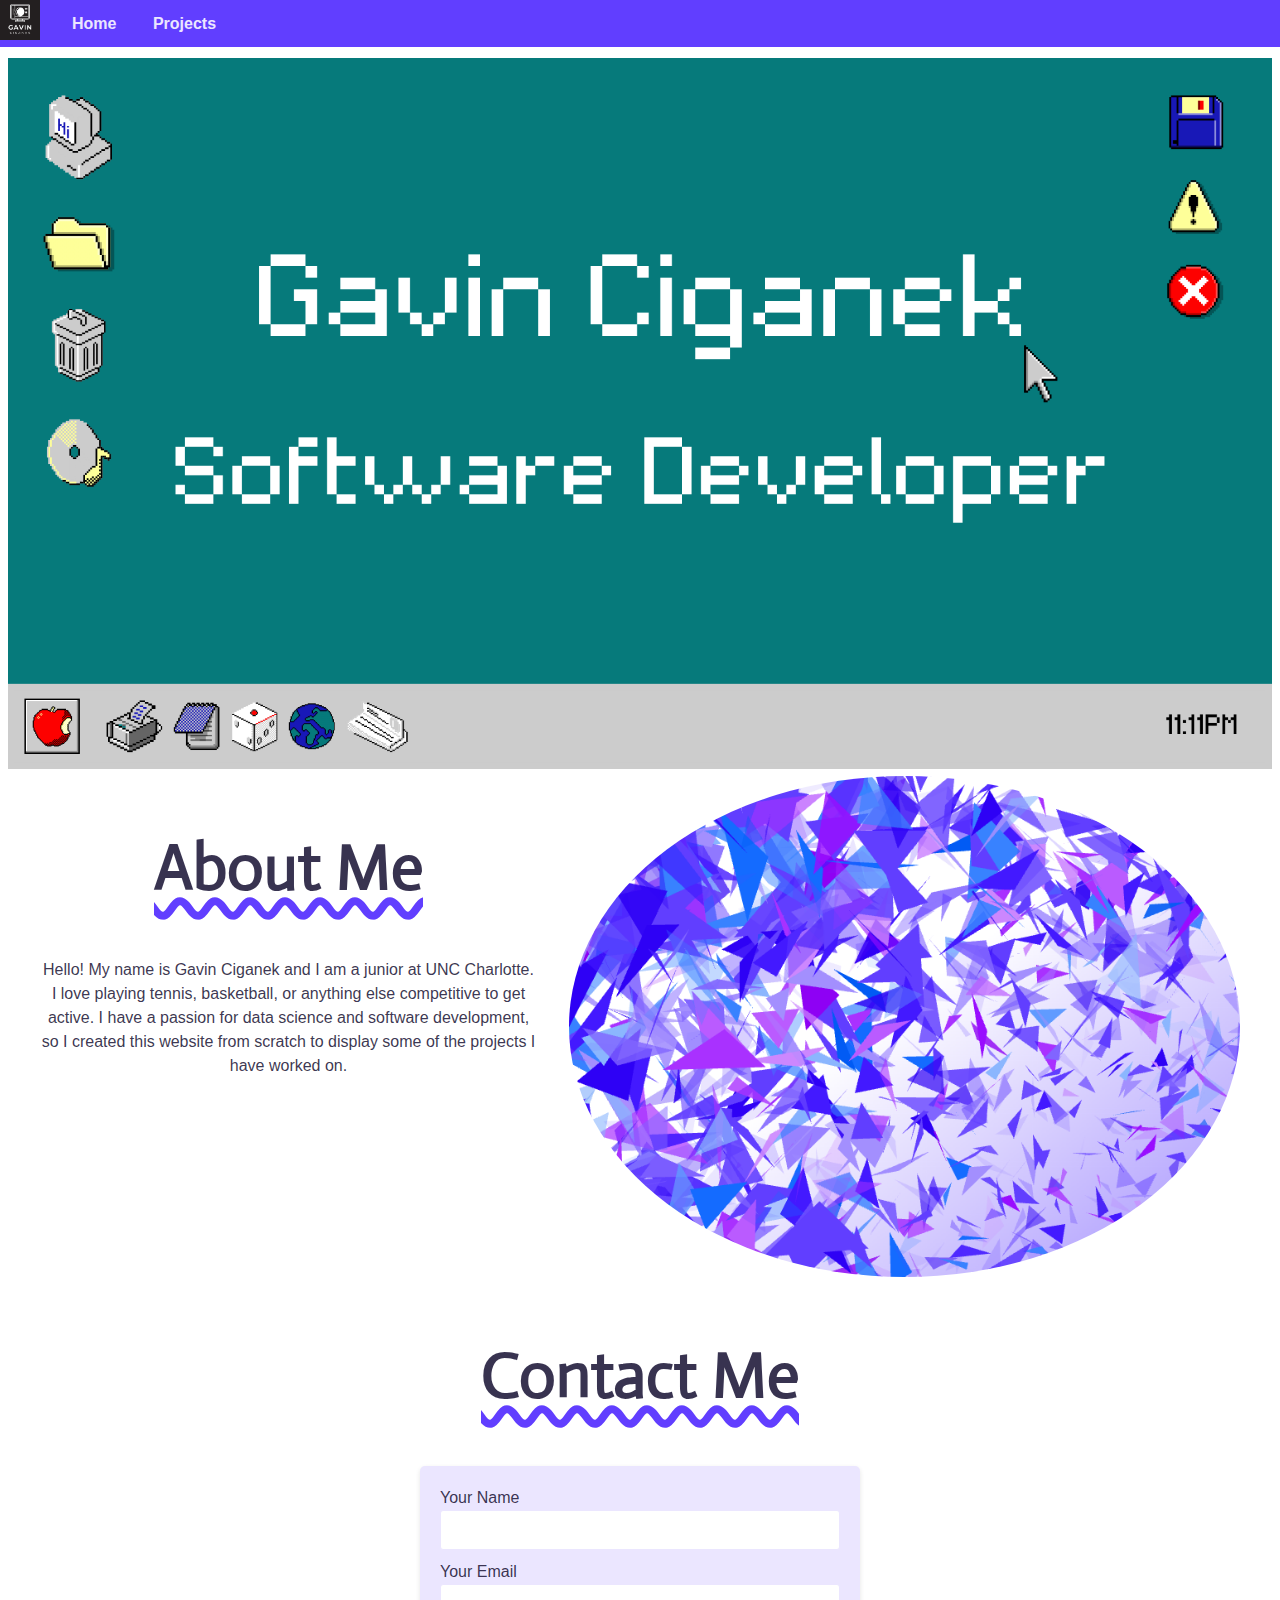
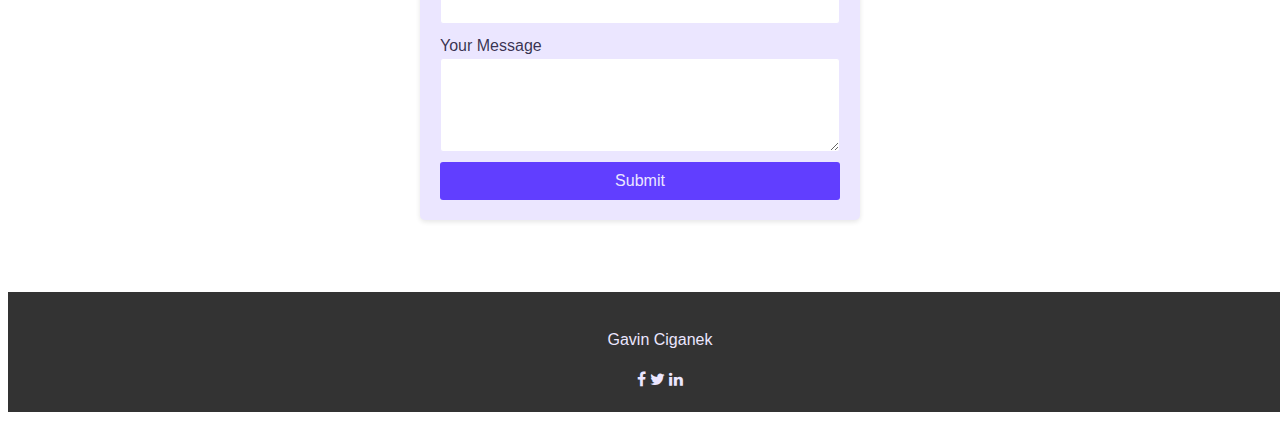
<file: index.html>
<!DOCTYPE html>
<html lang="en">
<head>
    <meta charset="UTF-8">
    <meta name="viewport" content="width=device-width, initial-scale=1.0">
    <title>Home</title>
    <link rel="preconnect" href="https://fonts.googleapis.com">
    <link rel="preconnect" href="https://fonts.gstatic.com" crossorigin>
    <link href="https://fonts.googleapis.com/css2?family=Actor&family=League+Spartan:wght@500&display=swap" rel="stylesheet">
    <link rel="stylesheet" href="https://cdnjs.cloudflare.com/ajax/libs/font-awesome/4.7.0/css/font-awesome.min.css">
    <link rel="stylesheet" href="styles.css">
</head>
<body>
    <nav>
        <div>
            <img src="images/Gavin.png" class="logo" alt="logo">
        </div>
        <ul>
            <li><a href="index.html" class="navtext">Home</a></li>
            <li><a href="projects.html" class="navtext">Projects</a></li>
        </ul>
    </nav>
    <main>
        <div class="hero">
            <img src="images/Gavin_Ciganek.png" alt="Hero section">
        </div>
        <section class="about">
            <div class="left">
                <h1>About Me</h1>
                <p>Hello! My name is Gavin Ciganek and I am a junior at UNC Charlotte. I love playing tennis, basketball, or anything else competitive to get active. I have a passion for data science and software development, so I created this website from scratch to display some of the projects I have worked on.</p>
            </div>
            <div class = "right">
                <img src="images/Shatter_Background.png" alt="cool effect">
            </div>
        </section>
        <section class="contact">
            <h1>Contact Me</h1>
            <div class="contact-form">
                <form>
                    <label for="name">Your Name</label>
                    <input type="text" id="name" name="name" required>
                    <label for="email">Your Email</label>
                    <input type="email" id="email" name="email" required>
                    <label for="message">Your Message</label>
                    <textarea id="message" name="message" rows="4" required></textarea>
                    <button type="submit">Submit</button>
                </form>
            </div>
        </section>
    </main>
    <br>
    <footer>
        <p>Gavin Ciganek</p>
        <a href="#" class="fa fa-facebook"></a>
        <a href="#" class="fa fa-twitter"></a>
        <a href="#" class="fa fa-linkedin"></a> 
    </footer>
</body>
</html>
</file>
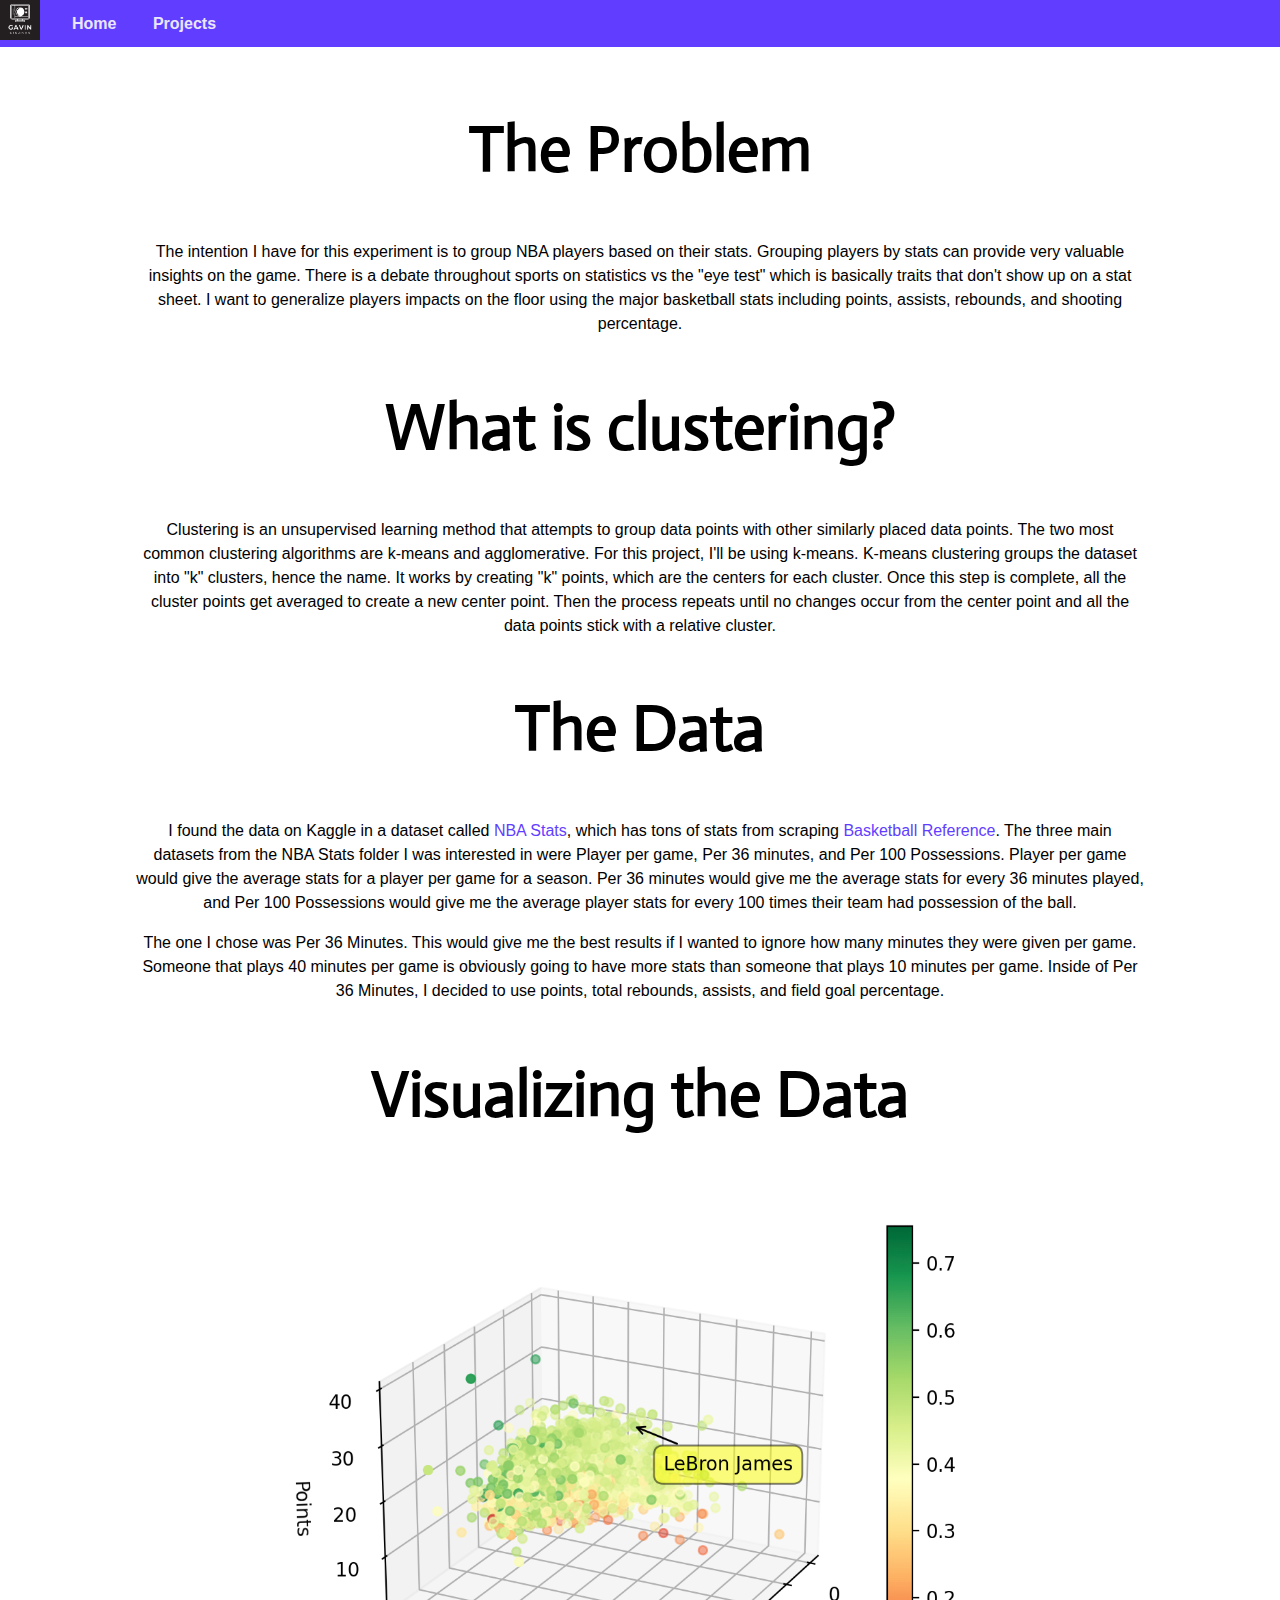
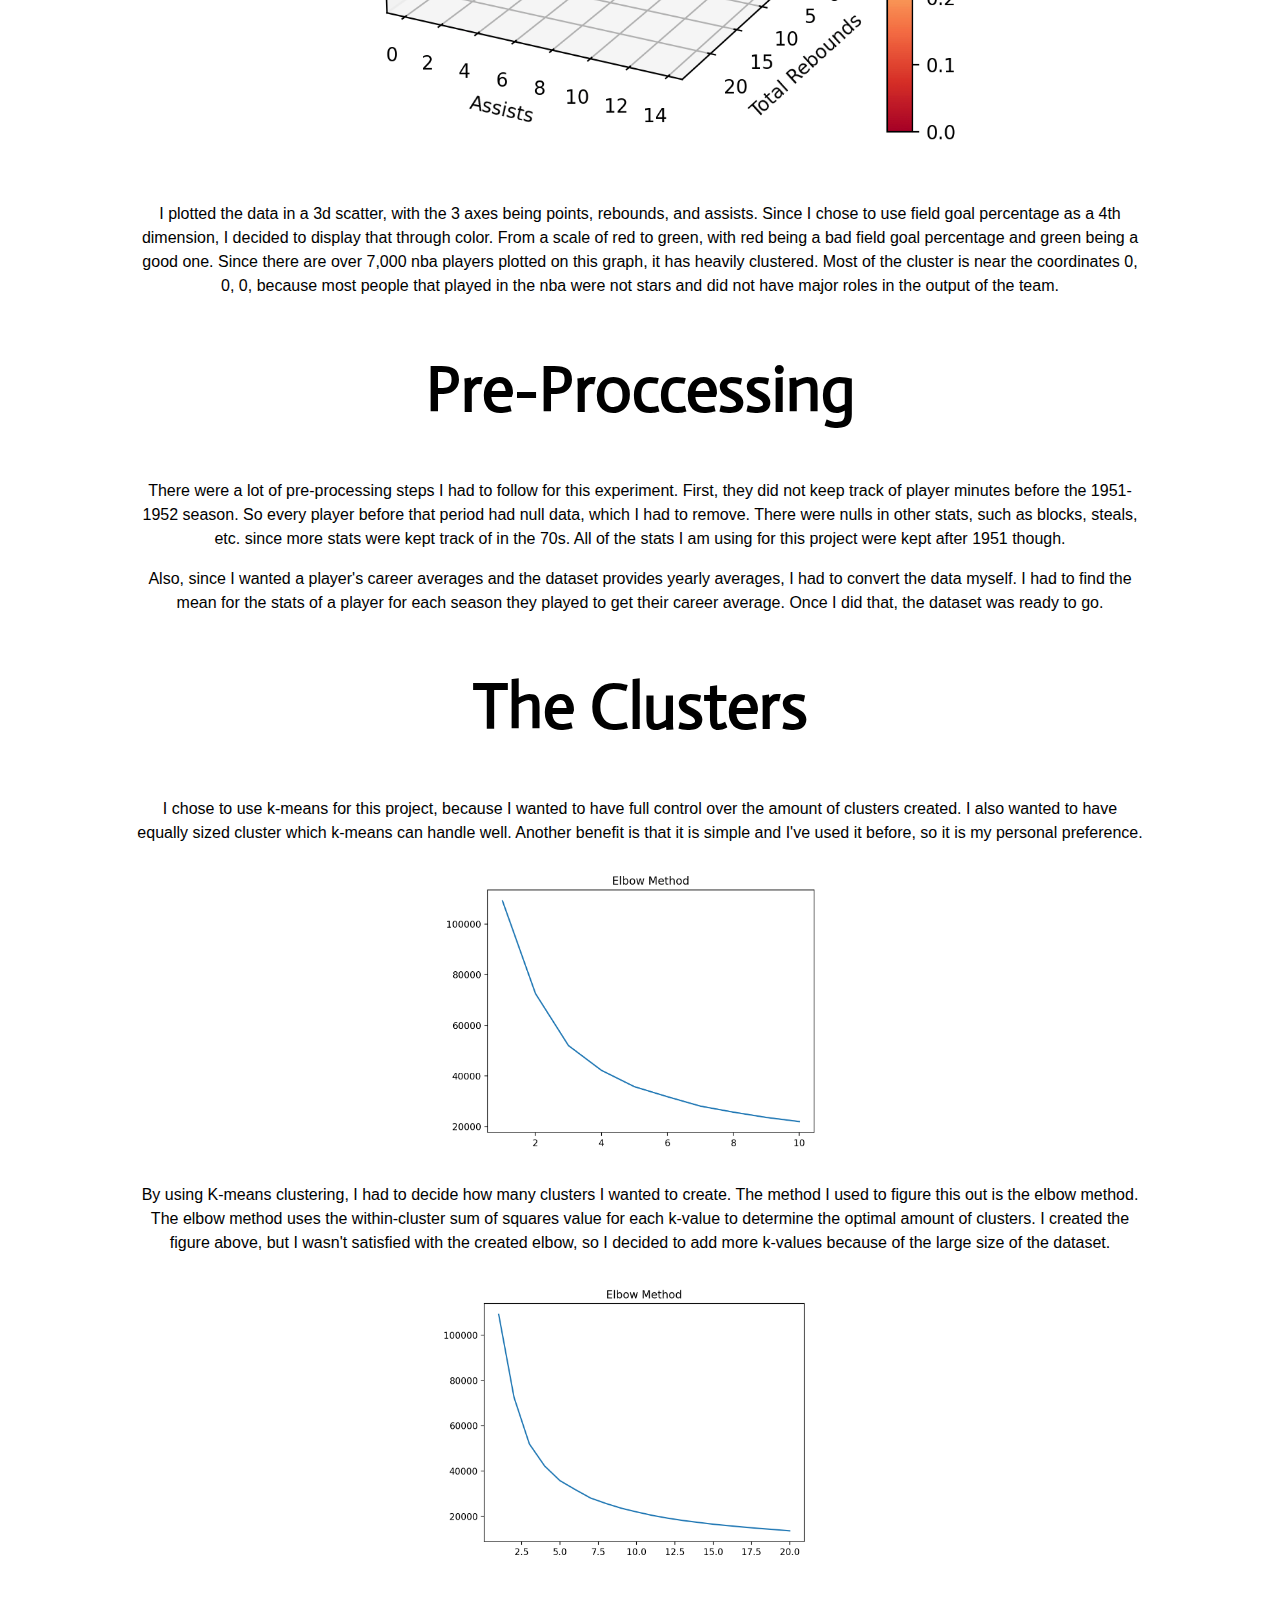
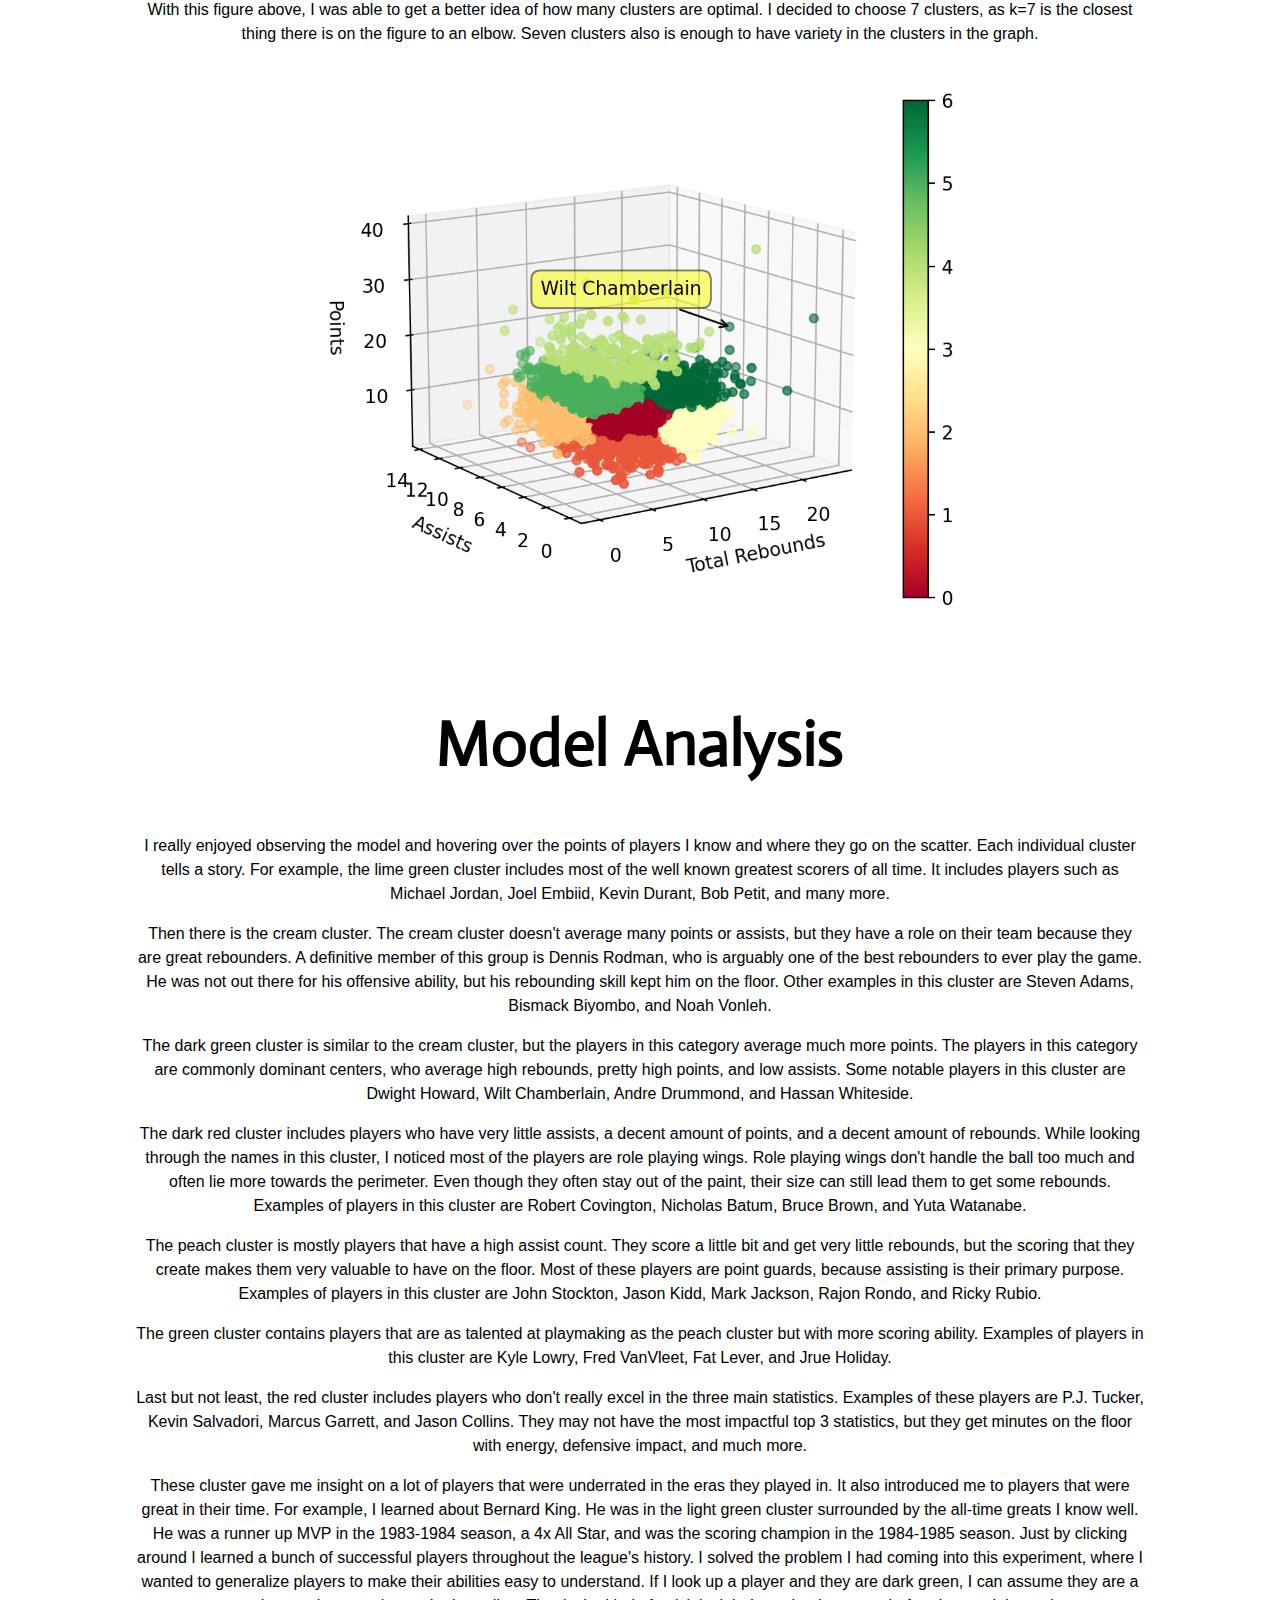
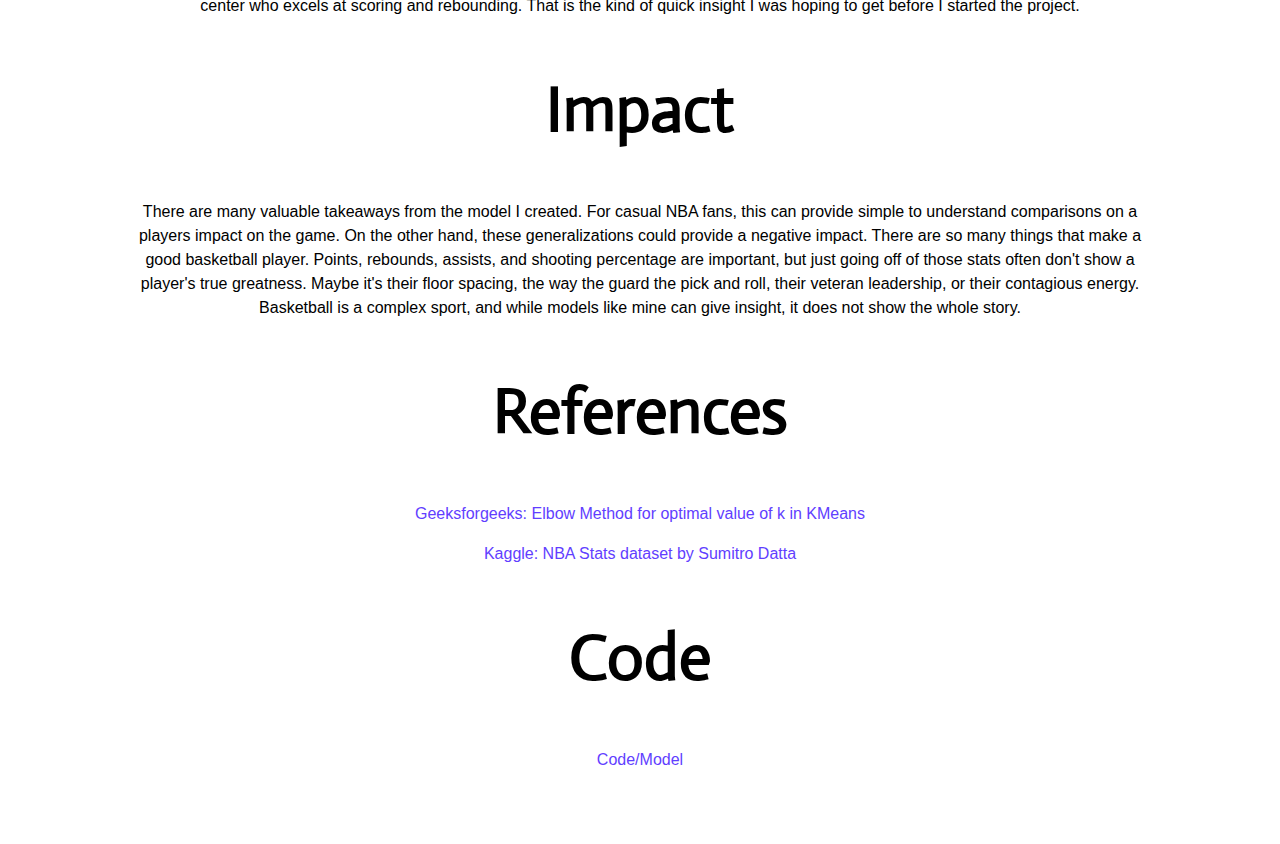
<file: nba_clustering.html>
<!DOCTYPE html>
<html lang="en">
<head>
    <meta charset="UTF-8">
    <meta name="viewport" content="width=device-width, initial-scale=1.0">
    <title>NBA Clusters</title>
    <link rel="preconnect" href="https://fonts.googleapis.com">
    <link rel="preconnect" href="https://fonts.gstatic.com" crossorigin>
    <link href="https://fonts.googleapis.com/css2?family=Actor&family=League+Spartan:wght@500&display=swap" rel="stylesheet">
    <link rel="stylesheet" href="https://cdnjs.cloudflare.com/ajax/libs/font-awesome/4.7.0/css/font-awesome.min.css">
    <link rel="stylesheet" href="styles.css">
</head>
<body>
    <nav>
        <div>
            <img src="images/Gavin.png" class="logo" alt="logo">
        </div>
        <ul>
            <li><a href="index.html" class="navtext">Home</a></li>
            <li><a href="projects.html" class="navtext">Projects</a></li>
        </ul>
    </nav>
    <main class="nba">
        <section class="nba_problem">
            <h1>The Problem</h1>
            <p>The intention I have for this experiment is to group NBA players based on their stats. Grouping players by stats can provide very valuable insights on the game. There is a debate throughout sports on statistics vs the "eye test" which is basically traits that don't show up on a stat sheet. I want to generalize players impacts on the floor using the major basketball stats including points, assists, rebounds, and shooting percentage.</p>
        </section>
        <section class="nba_definition">
            <h1>What is clustering?</h1>
            <p>Clustering is an unsupervised learning method that attempts to group data points with other similarly placed data points. The two most common clustering algorithms are k-means and agglomerative. For this project, I'll be using k-means. K-means clustering groups the dataset into "k" clusters, hence the name. It works by creating "k" points, which are the centers for each cluster. Once this step is complete, all the cluster points get averaged to create a new center point. Then the process repeats until no changes occur from the center point and all the data points stick with a relative cluster.</p>
        </section>
        <section class="nba_data">
            <h1>The Data</h1>
            <p>I found the data on Kaggle in a dataset called <a href="https://www.kaggle.com/datasets/sumitrodatta/nba-aba-baa-stats/data">NBA Stats</a>, which has tons of stats from scraping <a href="https://www.basketball-reference.com/">Basketball Reference</a>. The three main datasets from the NBA Stats folder I was interested in were Player per game, Per 36 minutes, and Per 100 Possessions. Player per game would give the average stats for a player per game for a season. Per 36 minutes would give me the average stats for every 36 minutes played, and Per 100 Possessions would give me the average player stats for every 100 times their team had possession of the ball.</p>
            <p>The one I chose was Per 36 Minutes. This would give me the best results if I wanted to ignore how many minutes they were given per game. Someone that plays 40 minutes per game is obviously going to have more stats than someone that plays 10 minutes per game. Inside of Per 36 Minutes, I decided to use points, total rebounds, assists, and field goal percentage.</p>
        </section>
        <section class="nba_visualization">
            <h1>Visualizing the Data</h1>
            <img src="cluster_images/pre-clusters.png">
            <p>I plotted the data in a 3d scatter, with the 3 axes being points, rebounds, and assists. Since I chose to use field goal percentage as a 4th dimension, I decided to display that through color. From a scale of red to green, with red being a bad field goal percentage and green being a good one. Since there are over 7,000 nba players plotted on this graph, it has heavily clustered. Most of the cluster is near the coordinates 0, 0, 0, because most people that played in the nba were not stars and did not have major roles in the output of the team.</p>
        </section>
        <section class="nba_preprocessing">
            <h1>Pre-Proccessing</h1>
            <p>There were a lot of pre-processing steps I had to follow for this experiment. First, they did not keep track of player minutes before the 1951-1952 season. So every player before that period had null data, which I had to remove. There were nulls in other stats, such as blocks, steals, etc. since more stats were kept track of in the 70s. All of the stats I am using for this project were kept after 1951 though.</p>
            <p>Also, since I wanted a player's career averages and the dataset provides yearly averages, I had to convert the data myself. I had to find the mean for the stats of a player for each season they played to get their career average. Once I did that, the dataset was ready to go.</p>
        </section>
        <section class="nba_modeling">
            <h1>The Clusters</h1>
            <p>I chose to use k-means for this project, because I wanted to have full control over the amount of clusters created. I also wanted to have equally sized cluster which k-means can handle well. Another benefit is that it is simple and I've used it before, so it is my personal preference.</p>
            <img src="cluster_images/small_elbow.png" class="small">
            <p>By using K-means clustering, I had to decide how many clusters I wanted to create. The method I used to figure this out is the elbow method. The elbow method uses the within-cluster sum of squares value for each k-value to determine the optimal amount of clusters. I created the figure above, but I wasn't satisfied with the created elbow, so I decided to add more k-values because of the large size of the dataset.</p>
            <img src="cluster_images/big elbow.png" class="small">
            <p>With this figure above, I was able to get a better idea of how many clusters are optimal. I decided to choose 7 clusters, as k=7 is the closest thing there is on the figure to an elbow. Seven clusters also is enough to have variety in the clusters in the graph.</p>
            <img src="cluster_images/clusters.png">
        </section>
        <section class="nba_analysis">
            <h1>Model Analysis</h1>
            <p>I really enjoyed observing the model and hovering over the points of players I know and where they go on the scatter. Each individual cluster tells a story. For example, the lime green cluster includes most of the well known greatest scorers of all time. It includes players such as Michael Jordan, Joel Embiid, Kevin Durant, Bob Petit, and many more.</p>
            <p>Then there is the cream cluster. The cream cluster doesn't average many points or assists, but they have a role on their team because they are great rebounders. A definitive member of this group is Dennis Rodman, who is arguably one of the best rebounders to ever play the game. He was not out there for his offensive ability, but his rebounding skill kept him on the floor. Other examples in this cluster are Steven Adams, Bismack Biyombo, and Noah Vonleh.</p>
            <p>The dark green cluster is similar to the cream cluster, but the players in this category average much more points. The players in this category are commonly dominant centers, who average high rebounds, pretty high points, and low assists. Some notable players in this cluster are Dwight Howard, Wilt Chamberlain, Andre Drummond, and Hassan Whiteside.</p>
            <p>The dark red cluster includes players who have very little assists, a decent amount of points, and a decent amount of rebounds. While looking through the names in this cluster, I noticed most of the players are role playing wings. Role playing wings don't handle the ball too much and often lie more towards the perimeter. Even though they often stay out of the paint, their size can still lead them to get some rebounds. Examples of players in this cluster are Robert Covington, Nicholas Batum, Bruce Brown, and Yuta Watanabe.</p>
            <p>The peach cluster is mostly players that have a high assist count. They score a little bit and get very little rebounds, but the scoring that they create makes them very valuable to have on the floor. Most of these players are point guards, because assisting is their primary purpose. Examples of players in this cluster are John Stockton, Jason Kidd, Mark Jackson, Rajon Rondo, and Ricky Rubio.</p>
            <p>The green cluster contains players that are as talented at playmaking as the peach cluster but with more scoring ability. Examples of players in this cluster are Kyle Lowry, Fred VanVleet, Fat Lever, and Jrue Holiday.</p>
            <p>Last but not least, the red cluster includes players who don't really excel in the three main statistics. Examples of these players are P.J. Tucker, Kevin Salvadori, Marcus Garrett, and Jason Collins. They may not have the most impactful top 3 statistics, but they get minutes on the floor with energy, defensive impact, and much more.</p>
            <p>These cluster gave me insight on a lot of players that were underrated in the eras they played in. It also introduced me to players that were great in their time. For example, I learned about Bernard King. He was in the light green cluster surrounded by the all-time greats I know well. He was a runner up MVP in the 1983-1984 season, a 4x All Star, and was the scoring champion in the 1984-1985 season. Just by clicking around I learned a bunch of successful players throughout the league's history. I solved the problem I had coming into this experiment, where I wanted to generalize players to make their abilities easy to understand. If I look up a player and they are dark green, I can assume they are a center who excels at scoring and rebounding. That is the kind of quick insight I was hoping to get before I started the project.</p>
        </section>
        <section class="nba_impact">
            <h1>Impact</h1>
            <p>There are many valuable takeaways from the model I created. For casual NBA fans, this can provide simple to understand comparisons on a players impact on the game. On the other hand, these generalizations could provide a negative impact. There are so many things that make a good basketball player. Points, rebounds, assists, and shooting percentage are important, but just going off of those stats often don't show a player's true greatness. Maybe it's their floor spacing, the way the guard the pick and roll, their veteran leadership, or their contagious energy. Basketball is a complex sport, and while models like mine can give insight, it does not show the whole story.</p>
        </section>

        <section class="nba_references">
            <h1>References</h1>
            <p><a href="https://www.geeksforgeeks.org/elbow-method-for-optimal-value-of-k-in-kmeans/">Geeksforgeeks: Elbow Method for optimal value of k in KMeans</a></p>
            <p><a href="https://www.kaggle.com/datasets/sumitrodatta/nba-aba-baa-stats/data">Kaggle: NBA Stats dataset by Sumitro Datta</a></p>
        </section>
        <section class="nba_code">
            <h1>Code</h1>
            <p><a href="https://github.com/GavinGMC/nba_clustering">Code/Model</a> </p>
        </section>
    </main>
</body>
</file>
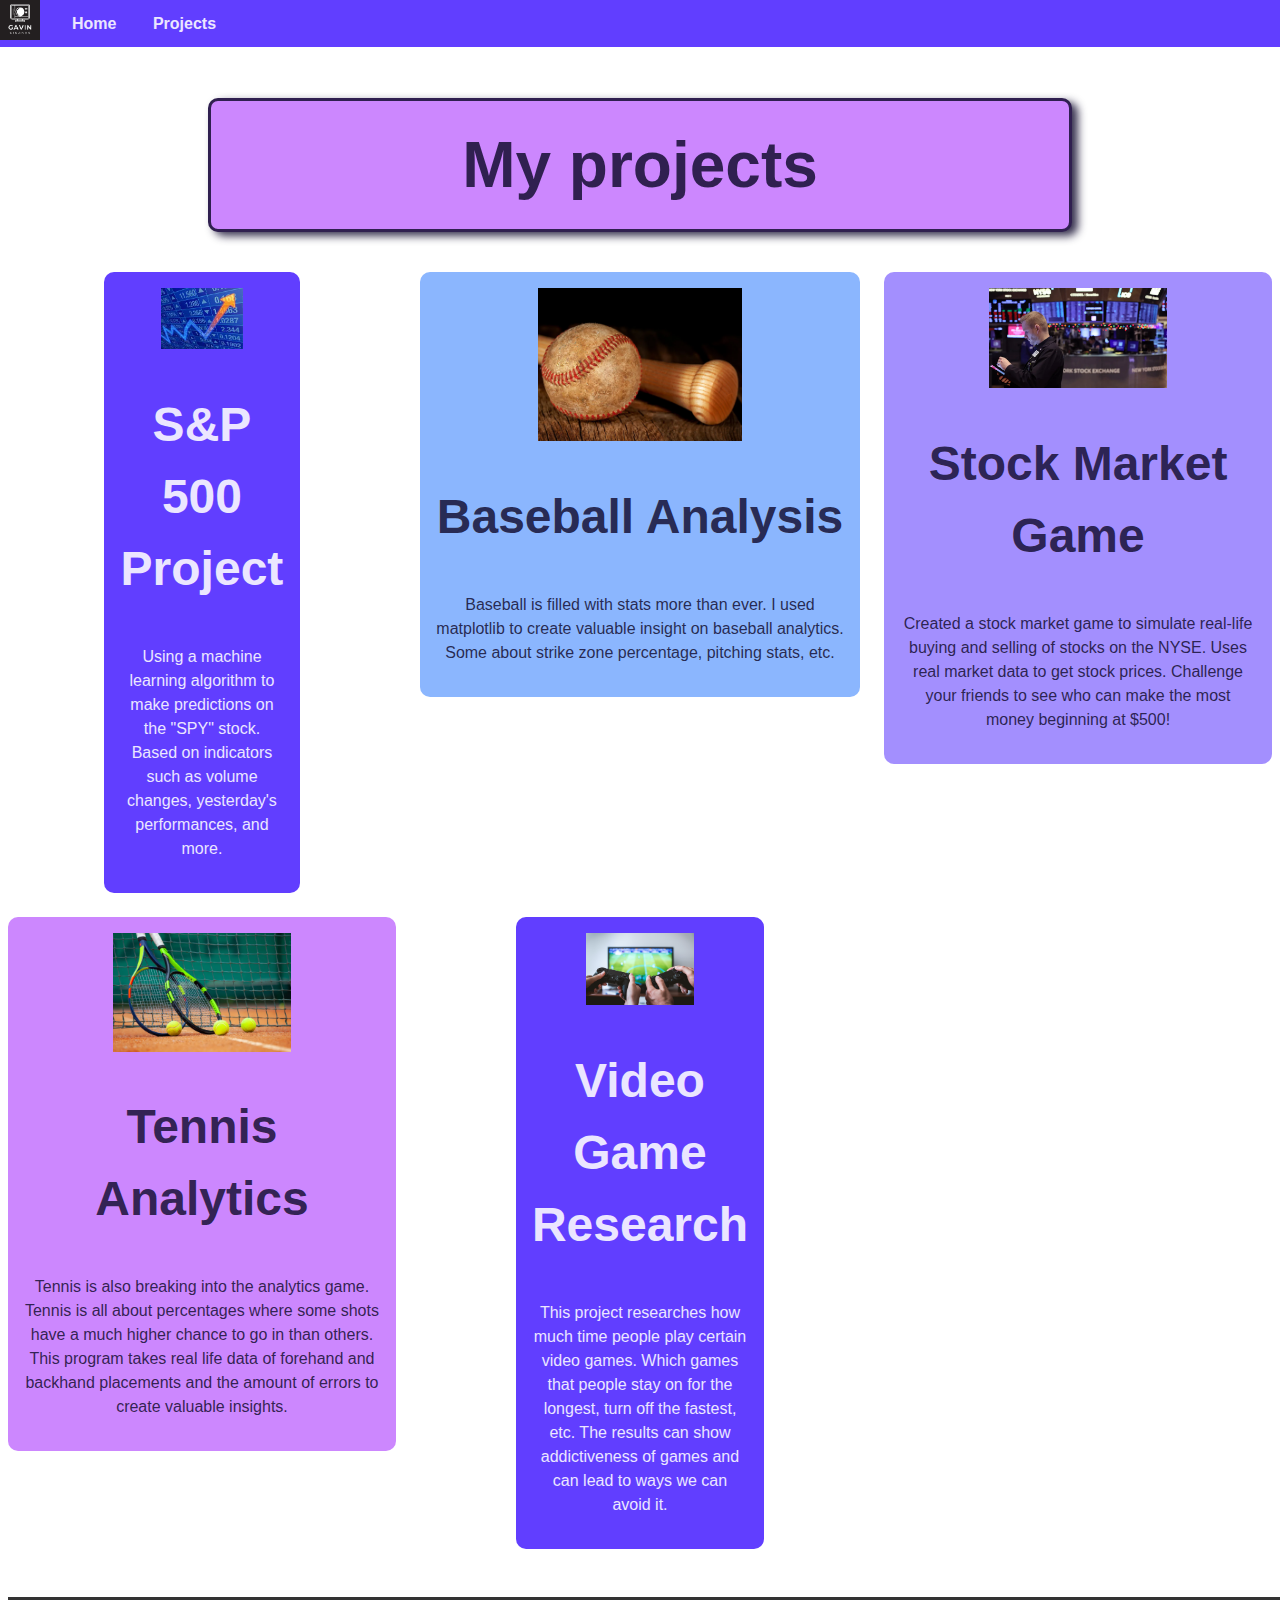
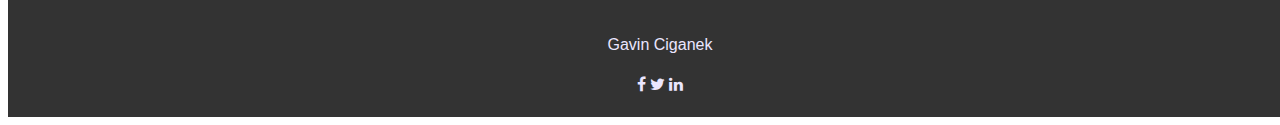
<file: projects.html>
<!DOCTYPE html>
<html lang="en">
<head>
    <meta charset="UTF-8">
    <meta name="viewport" content="width=device-width, initial-scale=1.0">
    <title>Projects</title>
    <link rel="preconnect" href="https://fonts.googleapis.com">
    <link rel="preconnect" href="https://fonts.gstatic.com" crossorigin>
    <link href="https://fonts.googleapis.com/css2?family=League+Spartan:wght@300;400;500&display=swap" rel="stylesheet">
    <link rel="stylesheet" href="https://cdnjs.cloudflare.com/ajax/libs/font-awesome/4.7.0/css/font-awesome.min.css">
    <link rel="stylesheet" href="styles.css">
</head>
<body>
    <nav>
        <div>
            <img src="images/Gavin.png" class="logo" alt="logo">
        </div>
        <ul>
            <li><a href="index.html" class="navtext">Home</a></li>
            <li><a href="projects.html" class="navtext">Projects</a></li>
        </ul>
    </nav>
    <h1 class="projects">My projects</h1>
    <main class="projects">
        <a href="spy_project.html">
            <article class="spy proj5">
                <img src="images/stonks.jpeg" alt="stocks">
                <h2>S&P 500 Project</h2>
                <p>Using a machine learning algorithm to make predictions on the "SPY" stock. Based on indicators such as volume changes, yesterday's performances, and more.</p>
            </article>
        </a>
        <a href="projects.html">
            <article class="proj2">
                <img src="images/Baseball-bat.webp" alt="baseball">
                <h2>Baseball Analysis</h2>
                <p>Baseball is filled with stats more than ever. I used matplotlib to create valuable insight on baseball analytics. Some about strike zone percentage, pitching stats, etc.</p>
            </article>
        </a>
        <a href="projects.html">
            <article class="proj3">
                <img src="images/Stock_stock.webp" alt="more stocks">
                <h2>Stock Market Game</h2>
                <p>Created a stock market game to simulate real-life buying and selling of stocks on the NYSE. Uses real market data to get stock prices. Challenge your friends to see who can make the most money beginning at $500!</p>
            </article>
        </a>
        <a href="projects.html">
            <article class="proj4">
                <img src="images/tennis_stock.webp" alt="tennis">
                <h2>Tennis Analytics</h2>
                <p>Tennis is also breaking into the analytics game. Tennis is all about percentages where some shots have a much higher chance to go in than others. This program takes real life data of forehand and backhand placements and the amount of errors to create valuable insights.</p>
            </article>
        </a>
        <a href="projects.html">
            <article class="spy proj5">
                <img src="images/videogames_stock.jpeg" alt="video games">
                <h2>Video Game Research</h2>
                <p>This project researches how much time people play certain video games. Which games that people stay on for the longest, turn off the fastest, etc. The results can show addictiveness of games and can lead to ways we can avoid it.</p>
            </article>
        </a>
    </main>
    <footer>
        <p>Gavin Ciganek</p>
        <a href="#" class="fa fa-facebook"></a>
        <a href="#" class="fa fa-twitter"></a>
        <a href="#" class="fa fa-linkedin"></a> 
    </footer>
</body>
</html>
</file>
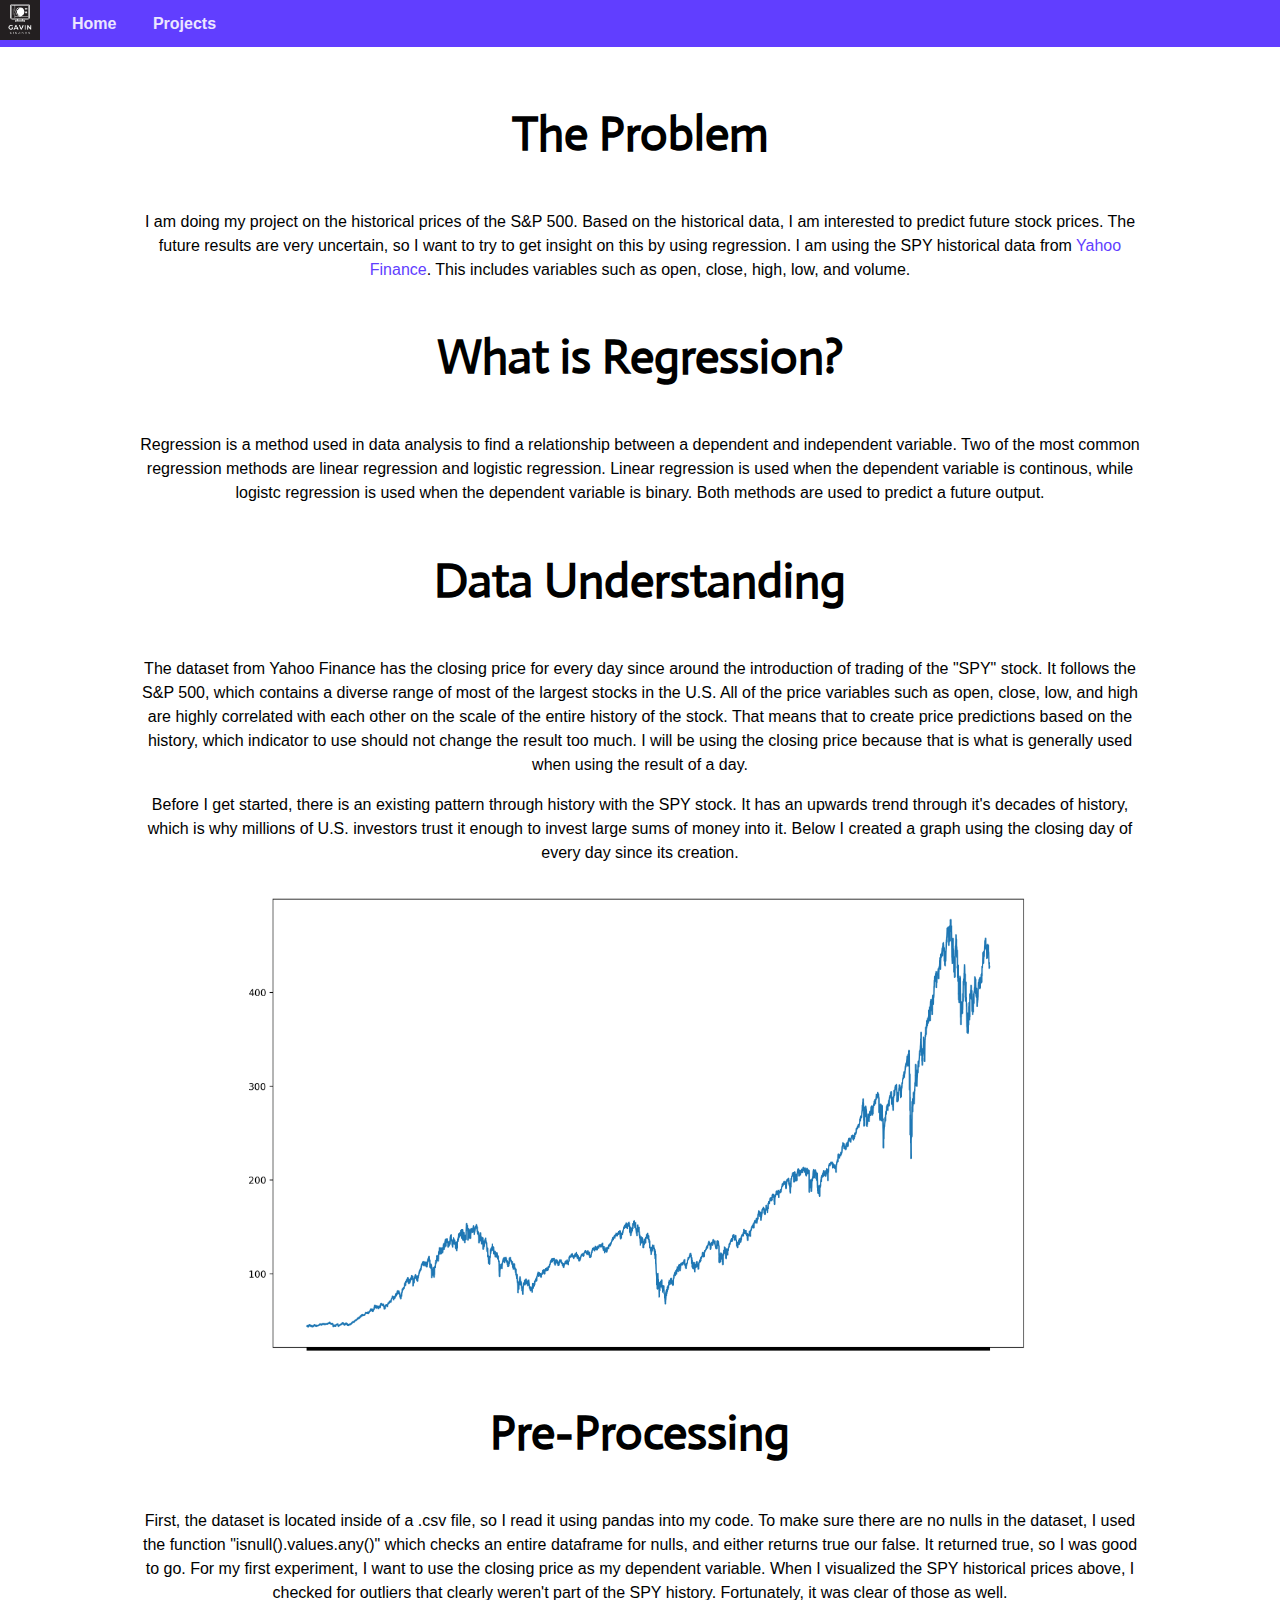
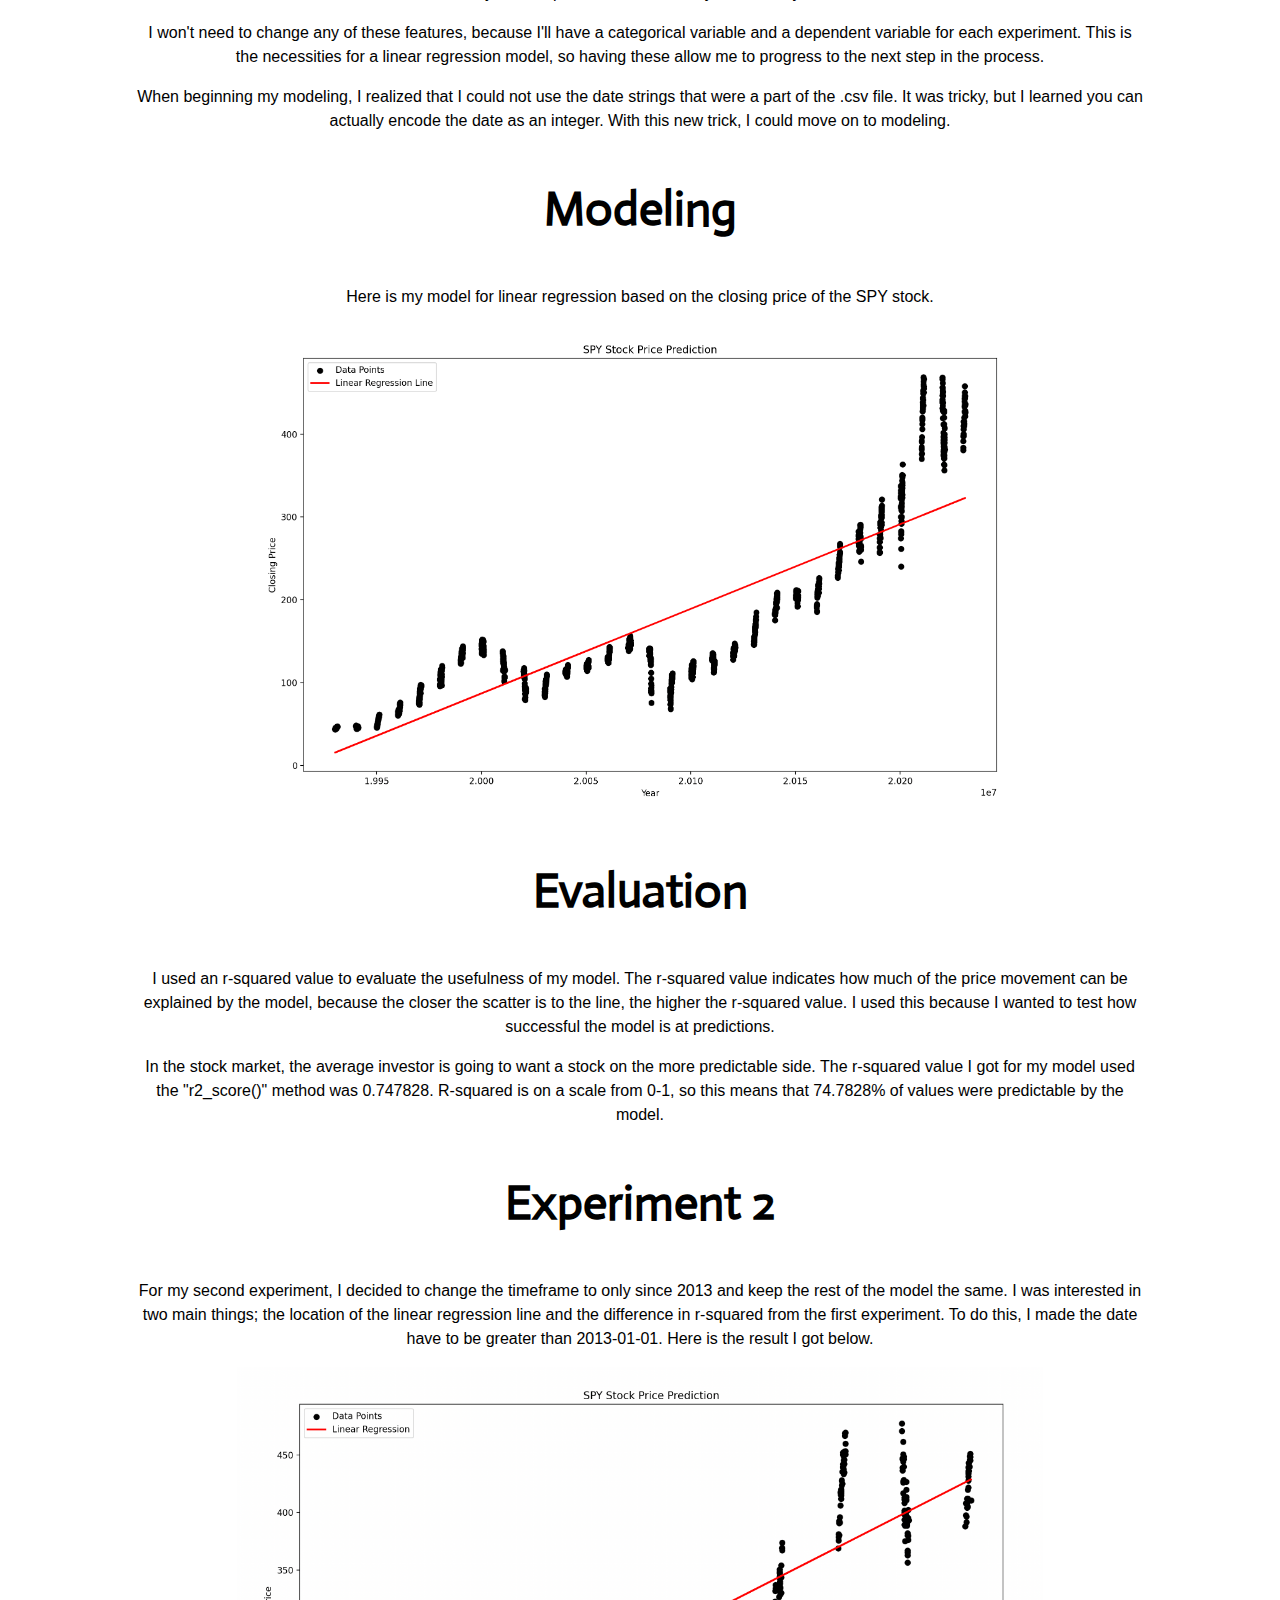
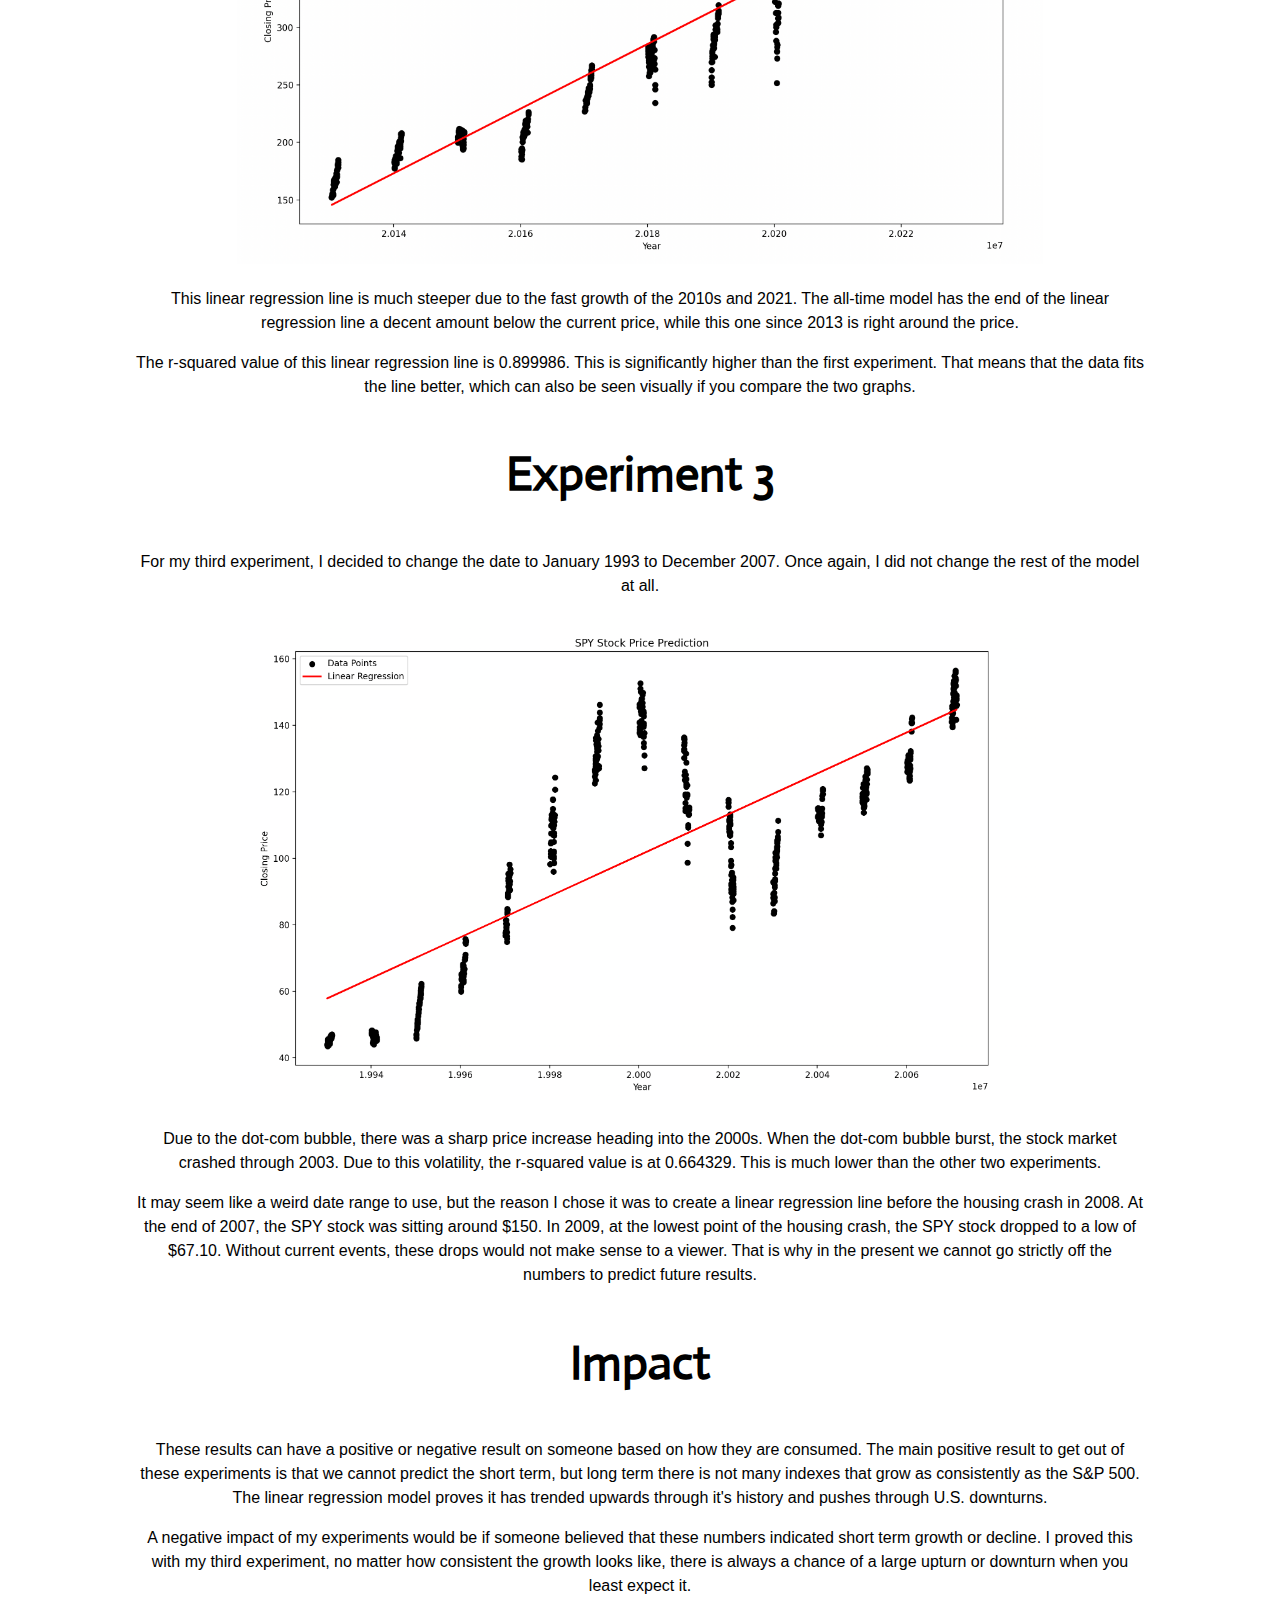
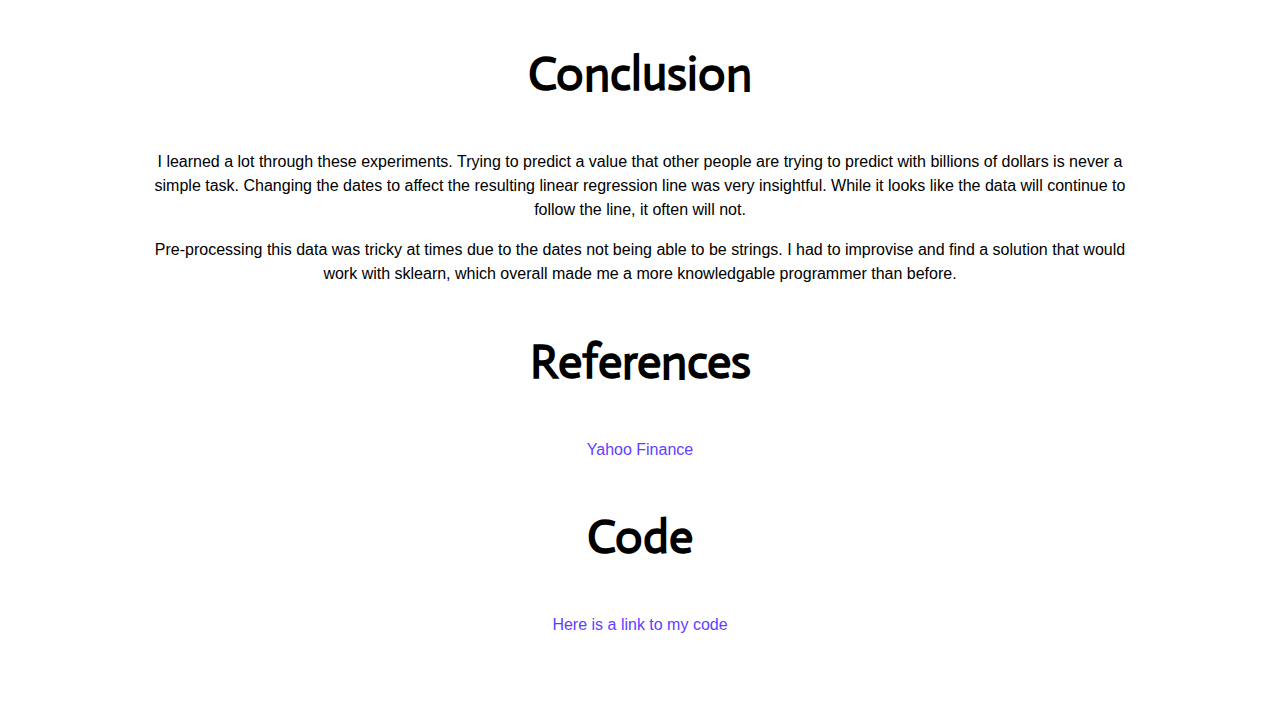
<file: regression_project.html>
<!DOCTYPE html>
<html lang="en">
<head>
    <meta charset="UTF-8">
    <meta name="viewport" content="width=device-width, initial-scale=1.0">
    <title>New Project</title>
    <link rel="preconnect" href="https://fonts.googleapis.com">
    <link rel="preconnect" href="https://fonts.gstatic.com" crossorigin>
    <link href="https://fonts.googleapis.com/css2?family=Actor&family=League+Spartan:wght@500&display=swap" rel="stylesheet">
    <link rel="stylesheet" href="https://cdnjs.cloudflare.com/ajax/libs/font-awesome/4.7.0/css/font-awesome.min.css">
    <link rel="stylesheet" href="styles.css">
</head>
<body>
    <nav>
        <div>
            <img src="images/Gavin.png" class="logo" alt="logo">
        </div>
        <ul>
            <li><a href="index.html" class="navtext">Home</a></li>
            <li><a href="projects.html" class="navtext">Projects</a></li>
        </ul>
    </nav>

    <main class="reg">
        <section class="reg_problem">
            <h2>The Problem</h2>
            <p>I am doing my project on the historical prices of the S&P 500. Based on the historical data, I am interested to predict future stock prices. The future results are very uncertain, so I want to try to get insight on this by using regression. I am using the SPY historical data from <a href="https://finance.yahoo.com/quote/SPY/history/" target="_blank">Yahoo Finance</a>. This includes variables such as open, close, high, low, and volume. </p>
        </section>
        <section class="reg-definition">
            <h2>What is Regression?</h2>
            <p>Regression is a method used in data analysis to find a relationship between a dependent and independent variable. Two of the most common regression methods are linear regression and logistic regression. Linear regression is used when the dependent variable is continous, while logistc regression is used when the dependent variable is binary. Both methods are used to predict a future output.</p>
        </section>
        <section class="reg-understanding">
            <h2>Data Understanding</h2>
            <p>The dataset from Yahoo Finance has the closing price for every day since around the introduction of trading of the "SPY" stock. It follows the S&P 500, which contains a diverse range of most of the largest stocks in the U.S. All of the price variables such as open, close, low, and high are highly correlated with each other on the scale of the entire history of the stock. That means that to create price predictions based on the history, which indicator to use should not change the result too much. I will be using the closing price because that is what is generally used when using the result of a day.</p>
            <p>Before I get started, there is an existing pattern through history with the SPY stock. It has an upwards trend through it's decades of history, which is why millions of U.S. investors trust it enough to invest large sums of money into it. Below I created a graph using the closing day of every day since its creation.</p>
            <img src="images/plt_spy_all_time.png">
        </section>
        <section class="reg-processing">
            <h2>Pre-Processing</h2>
            <p>First, the dataset is located inside of a .csv file, so I read it using pandas into my code. To make sure there are no nulls in the dataset, I used the function "isnull().values.any()" which checks an entire dataframe for nulls, and either returns true our false. It returned true, so I was good to go. For my first experiment, I want to use the closing price as my dependent variable. When I visualized the SPY historical prices above, I checked for outliers that clearly weren't part of the SPY history. Fortunately, it was clear of those as well.</p>
            <p>I won't need to change any of these features, because I'll have a categorical variable and a dependent variable for each experiment. This is the necessities for a linear regression model, so having these allow me to progress to the next step in the process.</p>
            <p>When beginning my modeling, I realized that I could not use the date strings that were a part of the .csv file. It was tricky, but I learned you can actually encode the date as an integer. With this new trick, I could move on to modeling.</p>
        </section>
        <section class="reg-modeling">
            <h2>Modeling</h2>
            <p>Here is my model for linear regression based on the closing price of the SPY stock.</p>
            <img src="images/linreg_close.png">
        </section>
        <section class="reg-evaluation">
            <h2>Evaluation</h2>
            <p>I used an r-squared value to evaluate the usefulness of my model. The r-squared value indicates how much of the price movement can be explained by the model, because the closer the scatter is to the line, the higher the r-squared value. I used this because I wanted to test how successful the model is at predictions.</p>
            <p>In the stock market, the average investor is going to want a stock on the more predictable side. The r-squared value I got for my model used the "r2_score()" method was 0.747828. R-squared is on a scale from 0-1, so this means that 74.7828% of values were predictable by the model.</p>
        </section>
        <section class="reg-exp2">
            <h2>Experiment 2</h2>
            <p>For my second experiment, I decided to change the timeframe to only since 2013 and keep the rest of the model the same. I was interested in two main things; the location of the linear regression line and the difference in r-squared from the first experiment. To do this, I made the date have to be greater than 2013-01-01. Here is the result I got below.</p>
            <img src="images/linreg_close_since2013.png">
            <p>This linear regression line is much steeper due to the fast growth of the 2010s and 2021. The all-time model has the end of the linear regression line a decent amount below the current price, while this one since 2013 is right around the price.</p>
            <p>The r-squared value of this linear regression line is 0.899986. This is significantly higher than the first experiment. That means that the data fits the line better, which can also be seen visually if you compare the two graphs.</p>
        </section>
        <section class="reg-exp3">
            <h2>Experiment 3</h2>
            <p>For my third experiment, I decided to change the date to January 1993 to December 2007. Once again, I did not change the rest of the model at all.</p>
            <img src="images/linreg_close_1993-2007.png">
            <p>Due to the dot-com bubble, there was a sharp price increase heading into the 2000s. When the dot-com bubble burst, the stock market crashed through 2003. Due to this volatility, the r-squared value is at 0.664329. This is much lower than the other two experiments.</p>
            <p>It may seem like a weird date range to use, but the reason I chose it was to create a linear regression line before the housing crash in 2008. At the end of 2007, the SPY stock was sitting around $150. In 2009, at the lowest point of the housing crash, the SPY stock dropped to a low of $67.10. Without current events, these drops would not make sense to a viewer. That is why in the present we cannot go strictly off the numbers to predict future results.</p>
        </section>
        <section class="reg-impact">
            <h2>Impact</h2>
            <p>These results can have a positive or negative result on someone based on how they are consumed. The main positive result to get out of these experiments is that we cannot predict the short term, but long term there is not many indexes that grow as consistently as the S&P 500. The linear regression model proves it has trended upwards through it's history and pushes through U.S. downturns.</p>
            <p>A negative impact of my experiments would be if someone believed that these numbers indicated short term growth or decline. I proved this with my third experiment, no matter how consistent the growth looks like, there is always a chance of a large upturn or downturn when you least expect it.</p>
        </section>
        <section class="reg-conclusion">
            <h2>Conclusion</h2>
            <p>I learned a lot through these experiments. Trying to predict a value that other people are trying to predict with billions of dollars is never a simple task. Changing the dates to affect the resulting linear regression line was very insightful. While it looks like the data will continue to follow the line, it often will not.</p>
            <p>Pre-processing this data was tricky at times due to the dates not being able to be strings. I had to improvise and find a solution that would work with sklearn, which overall made me a more knowledgable programmer than before.</p>
        </section>
        <section class="reg-references">
            <h2>References</h2>
            <a href="https://finance.yahoo.com/quote/SPY/history/" target="_blank">Yahoo Finance</a>
        </section>
        <section class="reg-code">
            <h2>Code</h2>
            <p><a href="https://github.com/GavinGMC/spy_linreg">Here is a link to my code</a></p>
        </section>
    </main>
</body>
</html>
</file>
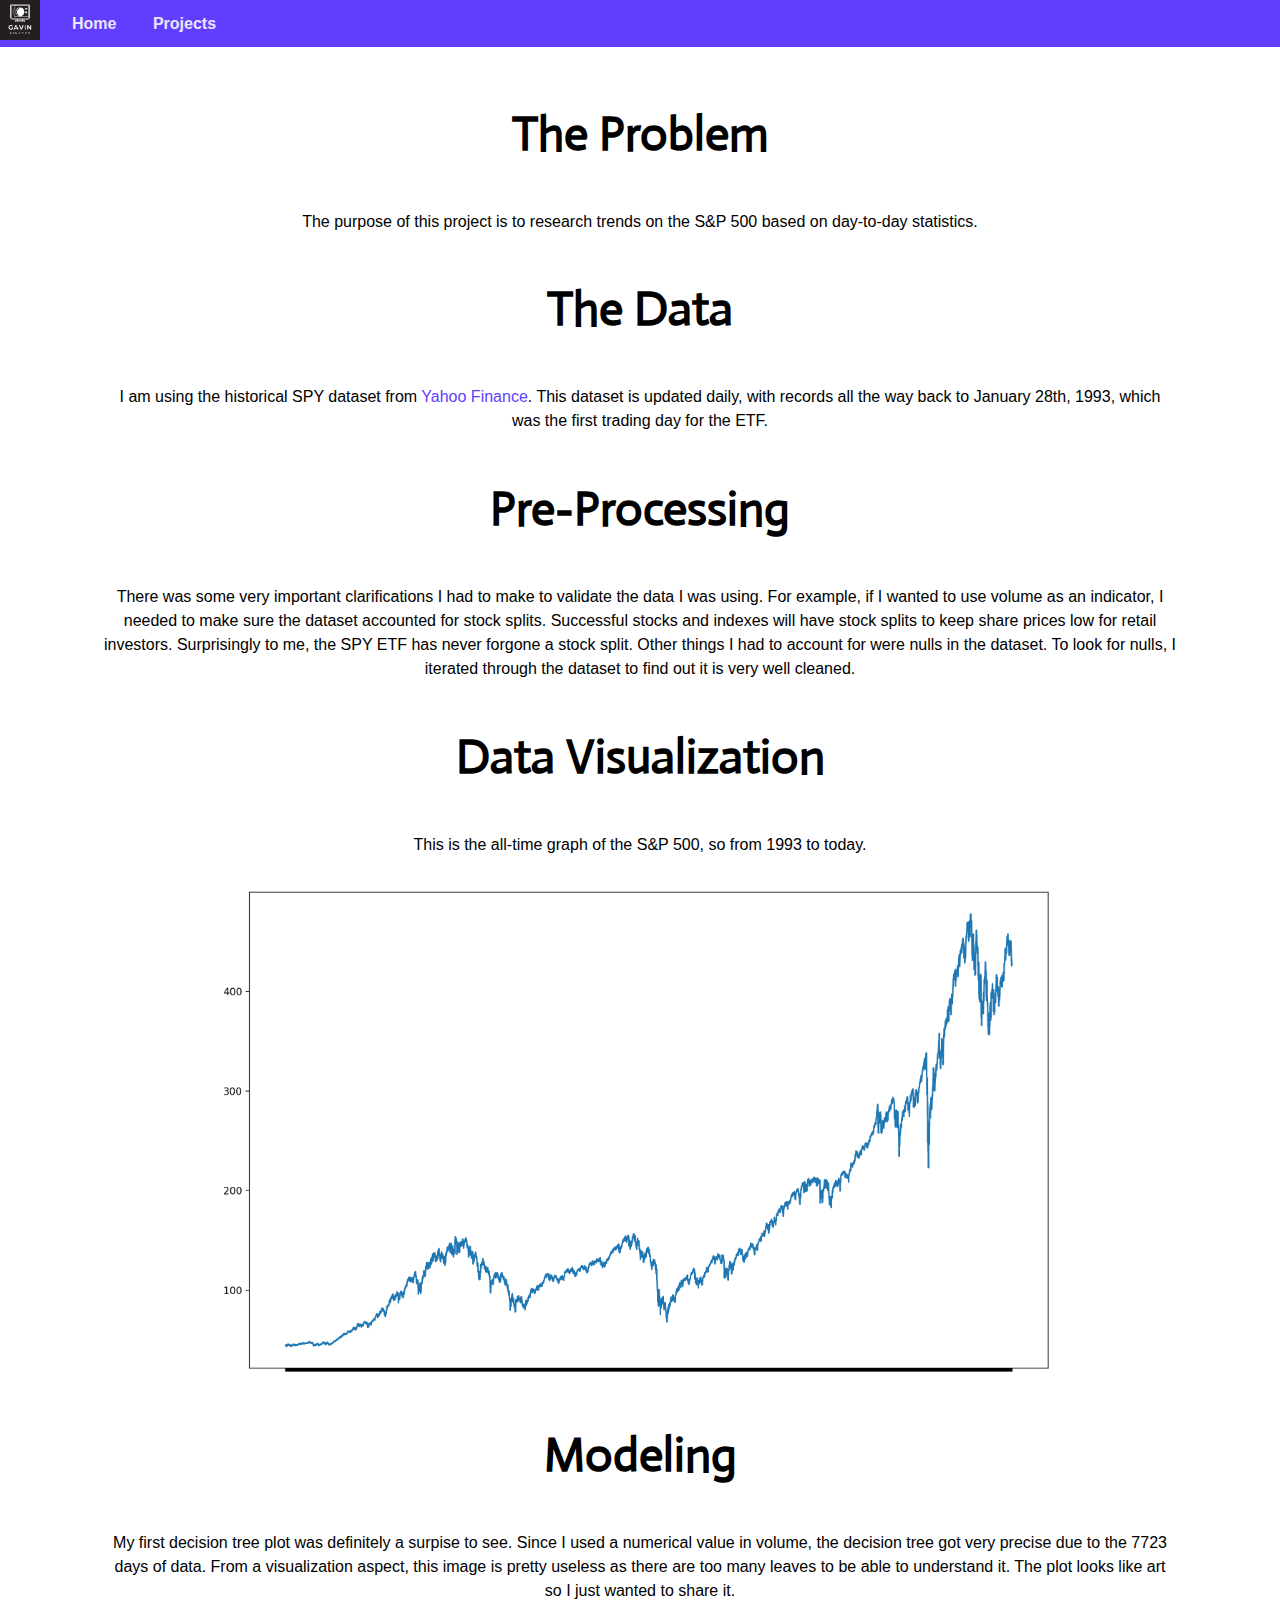
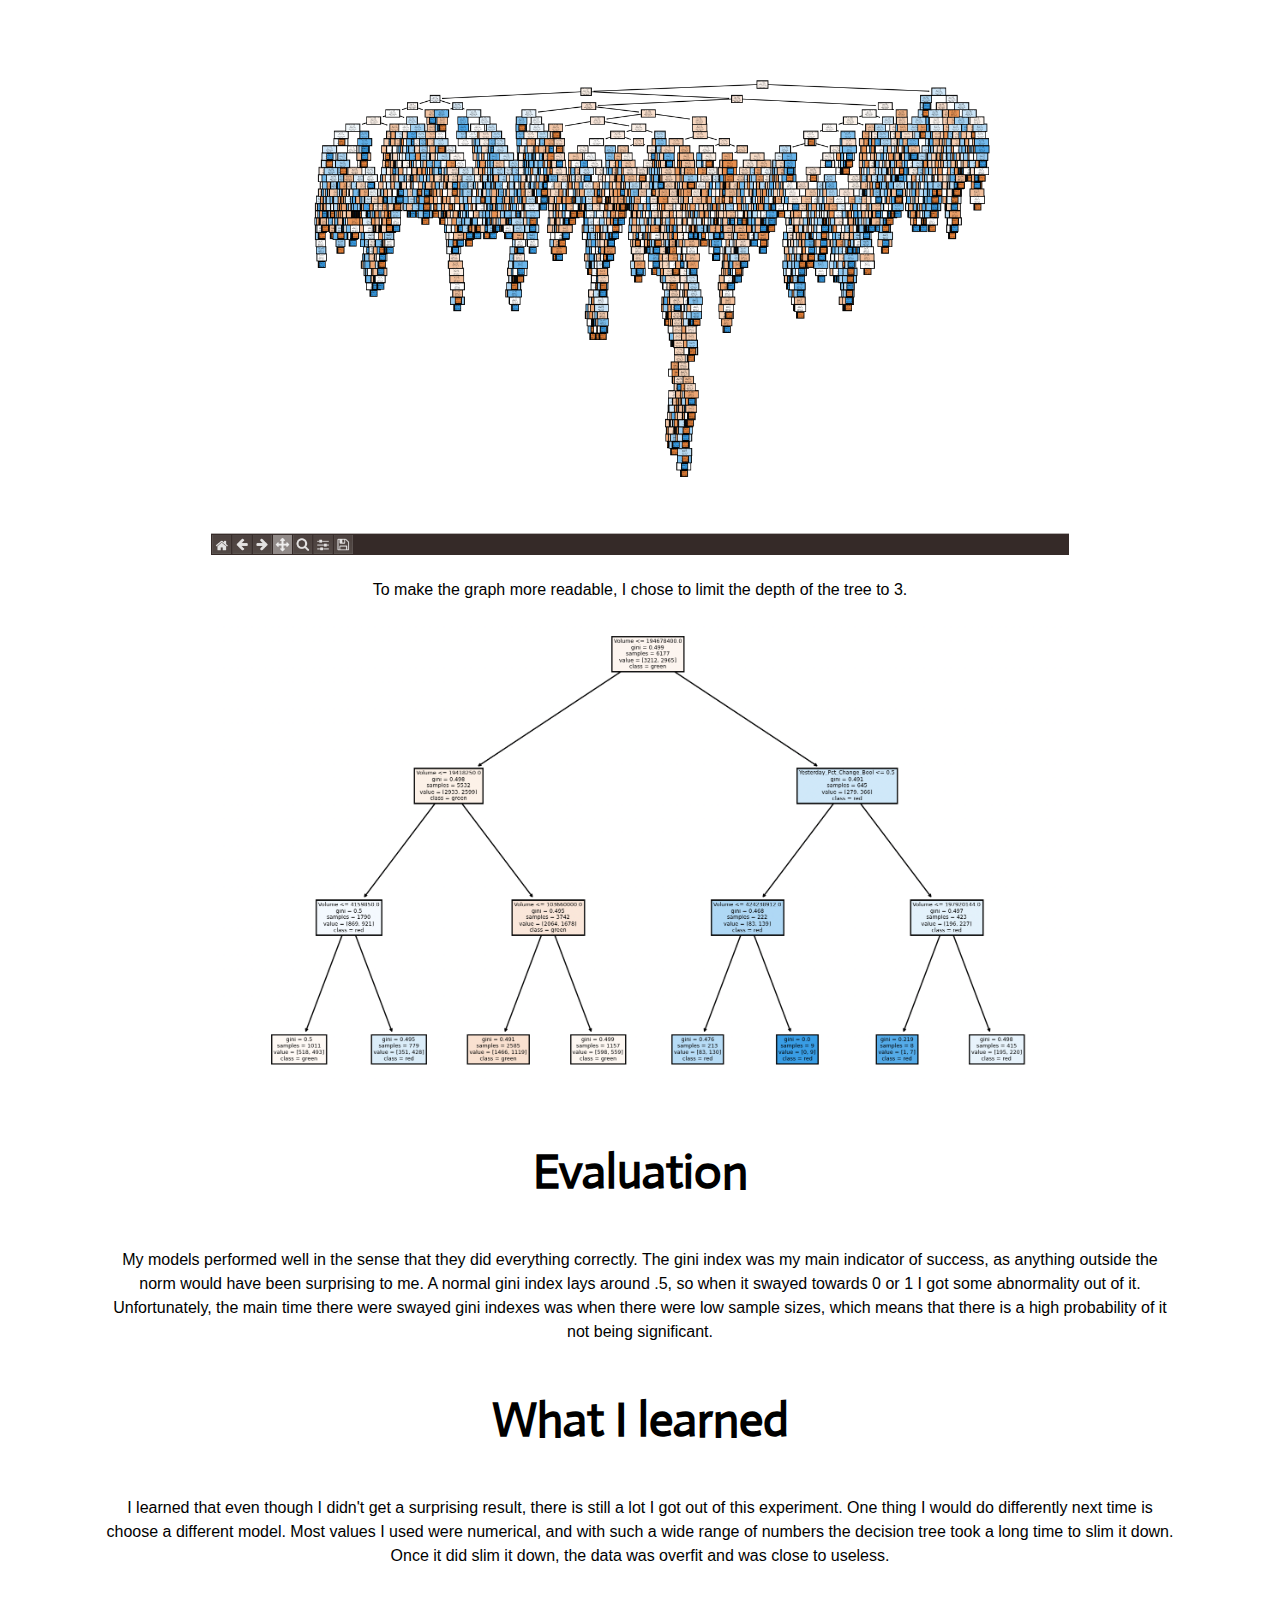
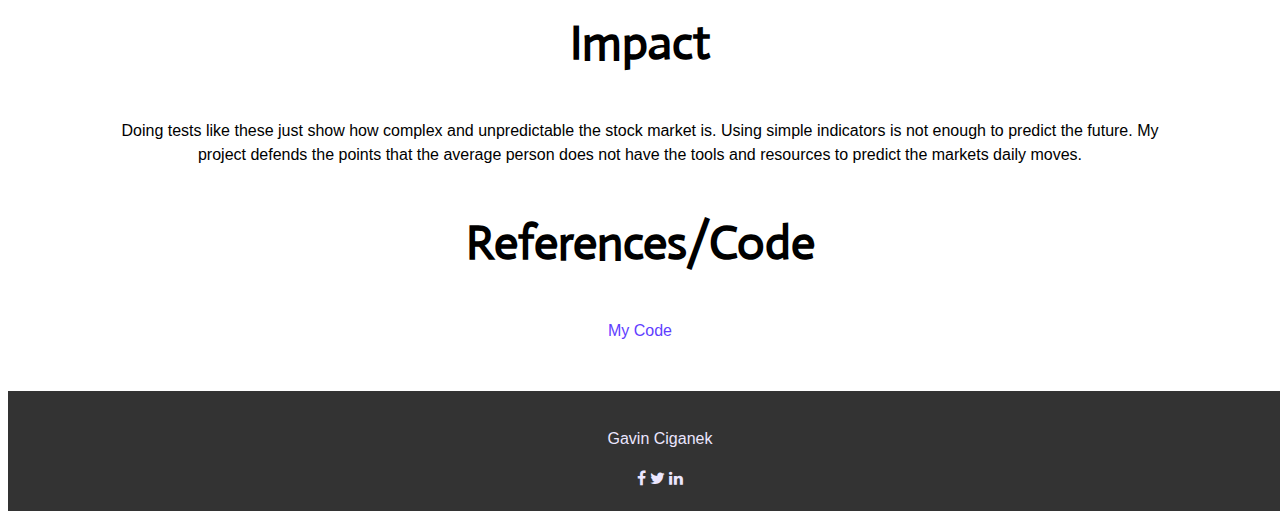
<file: spy_project.html>
<!DOCTYPE html>
<html lang="en">
<head>
    <meta charset="UTF-8">
    <meta name="viewport" content="width=device-width, initial-scale=1.0">
    <title>SPY Project</title>
    <link rel="preconnect" href="https://fonts.googleapis.com">
    <link rel="preconnect" href="https://fonts.gstatic.com" crossorigin>
    <link href="https://fonts.googleapis.com/css2?family=Actor&family=League+Spartan:wght@500&display=swap" rel="stylesheet">
    <link rel="stylesheet" href="https://cdnjs.cloudflare.com/ajax/libs/font-awesome/4.7.0/css/font-awesome.min.css">
    <link rel="stylesheet" href="styles.css">
</head>
<body>
    <nav>
        <div>
            <img src="images/Gavin.png" class="logo" alt="logo">
        </div>
        <ul>
            <li><a href="index.html" class="navtext">Home</a></li>
            <li><a href="projects.html" class="navtext">Projects</a></li>
        </ul>
    </nav>
    <main class="spy">
        <section class="spy_problem">
        <h2>The Problem</h2>
        <p>The purpose of this project is to research trends on the S&P 500 based on day-to-day statistics.</p>
        </section>
        <section class="spy_source">
            <h2>The Data</h2>
            <p>I am using the historical SPY dataset from <a href="https://finance.yahoo.com/quote/SPY/history/" target="_blank">Yahoo Finance</a>. This dataset is updated daily, with records all the way back to January 28th, 1993, which was the first trading day for the ETF. </p>
        </section>
        <section class="spy_process">
            <h2>Pre-Processing</h2>
            <p>There was some very important clarifications I had to make to validate the data I was using. For example, if I wanted to use volume as an indicator, I needed to make sure the dataset accounted for stock splits. Successful stocks and indexes will have stock splits to keep share prices low for retail investors. Surprisingly to me, the SPY ETF has never forgone a stock split. Other things I had to account for were nulls in the dataset. To look for nulls, I iterated through the dataset to find out it is very well cleaned.</p>
        </section>
        <section class="spy_visual">
            <h2>Data Visualization</h2>
            <p>This is the all-time graph of the S&P 500, so from 1993 to today. </p>
            <img src="images/plt_spy_all_time.png">
        </section>
        <section class="spy_modeling">
            <h2>Modeling</h2>
            <p>My first decision tree plot was definitely a surpise to see. Since I used a numerical value in volume, the decision tree got very precise due to the 7723 days of data. From a visualization aspect, this image is pretty useless as there are too many leaves to be able to understand it. The plot looks like art so I just wanted to share it.</p>
            <img src="images/Decision_Tree_Large.png">
            <p>To make the graph more readable, I chose to limit the depth of the tree to 3.</p>
            <img src="images/Decision_Tree_Small.png">
        </section>
        <section class="spy_evaluation">
            <h2>Evaluation</h2>
            <p>My models performed well in the sense that they did everything correctly. The gini index was my main indicator of success, as anything outside the norm would have been surprising to me. A normal gini index lays around .5, so when it swayed towards 0 or 1 I got some abnormality out of it. Unfortunately, the main time there were swayed gini indexes was when there were low sample sizes, which means that there is a high probability of it not being significant.</p>

        </section>
        <section class="spy_story">
            <h2>What I learned</h2>
            <p>I learned that even though I didn't get a surprising result, there is still a lot I got out of this experiment. One thing I would do differently next time is choose a different model. Most values I used were numerical, and with such a wide range of numbers the decision tree took a long time to slim it down. Once it did slim it down, the data was overfit and was close to useless.</p>

        </section>
        <section class="spy_impact">
            <h2>Impact</h2>
            <p>Doing tests like these just show how complex and unpredictable the stock market is. Using simple indicators is not enough to predict the future. My project defends the points that the average person does not have the tools and resources to predict the markets daily moves.</p>
        </section>
        <section class="spy_references">
            <h2>References/Code</h2>
            <a href="https://github.com/GavinGMC/spy_ml_model">My Code</a>

        </section>
    </main>

    <footer>
        <p>Gavin Ciganek</p>
        <a href="#" class="fa fa-facebook"></a>
        <a href="#" class="fa fa-twitter"></a>
        <a href="#" class="fa fa-linkedin"></a> 
    </footer>
</body>
</html>
</file>
<file: styles.css>
:root{
    font-family: 'Spartan', sans-serif;
    --clr-primary: #613EFF;
    --clr-primary-light: #A38FFE;
    --clr-secondary: #3882FF;
    --clr-secondary-light: #8BB6FE;
    --clr-neutral-purple: #ebe6ff;
    --clr-body-dark: #120c2ed6;
    --clr-light-pink: #CC87FE;
    --clr-grey:#333;
}

body{
    background-color: var(--neutral-purple);
    padding-top: 50px;
    line-height: 1.5;
    min-height: 100vh;
    position: relative;
}

main{
    padding-bottom: 3rem;
}

nav {
    background-color: var(--clr-primary);
    position: fixed;
    top: 0;
    left: 0;
    width: 100%;
    font-weight: 600;
    color: var(--clr-neutral-purple);
    display: flex;
    align-items: center; 
}

nav ul {
    list-style-type: none;
    margin: 0;
    padding: 0;
}

nav ul li {
    display: inline-block;
    margin-right: 2rem;
}

nav .logo {
    height: 40px;
    margin-right: 2rem; 
}

nav img {
    max-width: 100%;
    height: 100%; 
}

a{
    text-decoration: none;
}
a:link{
    color:var(--clr-neutral-purple)
}

a:visited{
    color: var(--clr-neutral-purple);
}
a:hover{
    color: var(--clr-secondary-light);
}
a:active{
    color: var(--clr-secondary);
}

.about{
    color:var(--clr-body-dark);
    margin-left: 2rem;
    margin-right: 2rem;
    display: flex;
}
.contact{
    color:var(--clr-body-dark);
    margin-left: 2rem;
    margin-right: 2rem;
}
h1{
    font-family: 'Actor', sans-serif;
    font-size: 4rem;
    font-weight: 600;
}
h2{
    font-family: 'Actor', sans-serif;
    font-size: 3rem;
    font-weight: 700;
    text-align: center;
}
.about h1{
    text-decoration: underline wavy var(--clr-primary);
    text-decoration-thickness: 8px;
    text-underline-offset: 10px;
}
.contact h1{
    text-decoration: underline wavy var(--clr-primary);
    text-decoration-thickness: 8px;
    text-underline-offset: 10px;
}
.about img{
    border-radius: 50%;
    max-width: 100%;
}
.left{
    width: 50%;
    text-align: center;
    margin-right: 2rem;
}

h1.projects{
    text-align: center;
    background-color: var(--clr-light-pink);
    color: var(--clr-body-dark);
    padding: 1rem;
    margin: 40px 200px;
    border: 3px solid;
    box-shadow: 6px 4px 8px;
    border-radius: 10px;
}


@media(min-width: 950px) {
    main.projects{
        display: grid;
        grid-template-columns: repeat(3, 1fr);
        gap: 1.5rem;
    }
    .nba img.small{
        max-width: 40%;
    }
}
@media(max-width: 810px) {
    .right{
        display: none;
    }
    .left{
        width: 100%;
    }
    h1.projects{
        margin-left: 7.5%;
        width: 80%;
    }
}

article{
    padding: 1rem;
    border-radius: 10px;
    text-align: center;
}
article img{
    display: block;
    margin-left: auto;
    margin-right: auto;
    width: 50%;
}
article.spy.proj5{
    background-color: var(--clr-primary);
    color: var(--clr-neutral-purple);
}
article.proj2{
    background-color: var(--clr-secondary-light);
    color: var(--clr-body-dark);
}
article.proj3{
    background-color: var(--clr-primary-light);
    color: var(--clr-body-dark);
}
article.proj4{
    background-color: var(--clr-light-pink);
    color: var(--clr-body-dark);
}

section a:link{
    color: var(--clr-primary);
}
section a:visited{
    color: var(--clr-primary);
}

.contact h1{
    text-align: center;
}

footer {
    background-color: var(--clr-grey);
    color: var(--clr-neutral-purple);
    text-align: center;
    padding: 20px;
    position: relative;
    bottom: 0;
    width: 100%;
}

.contact-form {
    max-width: 400px;
    margin: 0 auto;
    background-color: var(--clr-neutral-purple);
    padding: 20px;
    border-radius: 5px;
    box-shadow: 0 2px 5px rgba(0, 0, 0, 0.1);
}
form {
    display: flex;
    flex-direction: column;
}

input[type="text"],
input[type="email"],
textarea {
    padding: 10px;
    margin-bottom: 10px;
    border: 1px solid var(--clr-neutral-purple);
    border-radius: 3px;
    font-size: 16px;
}
button {
    background-color: var(--clr-primary);
    color: var(--clr-neutral-purple);
    border: none;
    padding: 10px 15px;
    border-radius: 3px;
    font-size: 16px;
    cursor: pointer;
    transition: background-color 0.3s;
}

.hero img{
    width: 100%;
}
.spy img{
    max-width: 80%;
}
.spy{
    text-align: center;
}
.spy{
    margin:0rem 6rem;
}
.reg img, .nba img{
    max-width: 80%;
}
.reg, .nba{
    text-align: center;
}
.reg, .nba{
    margin:0 8rem;
}


@media(max-width: 700px) {
    .reg, .nba{
        margin: 0rem 3rem;
    }
}
</file>
